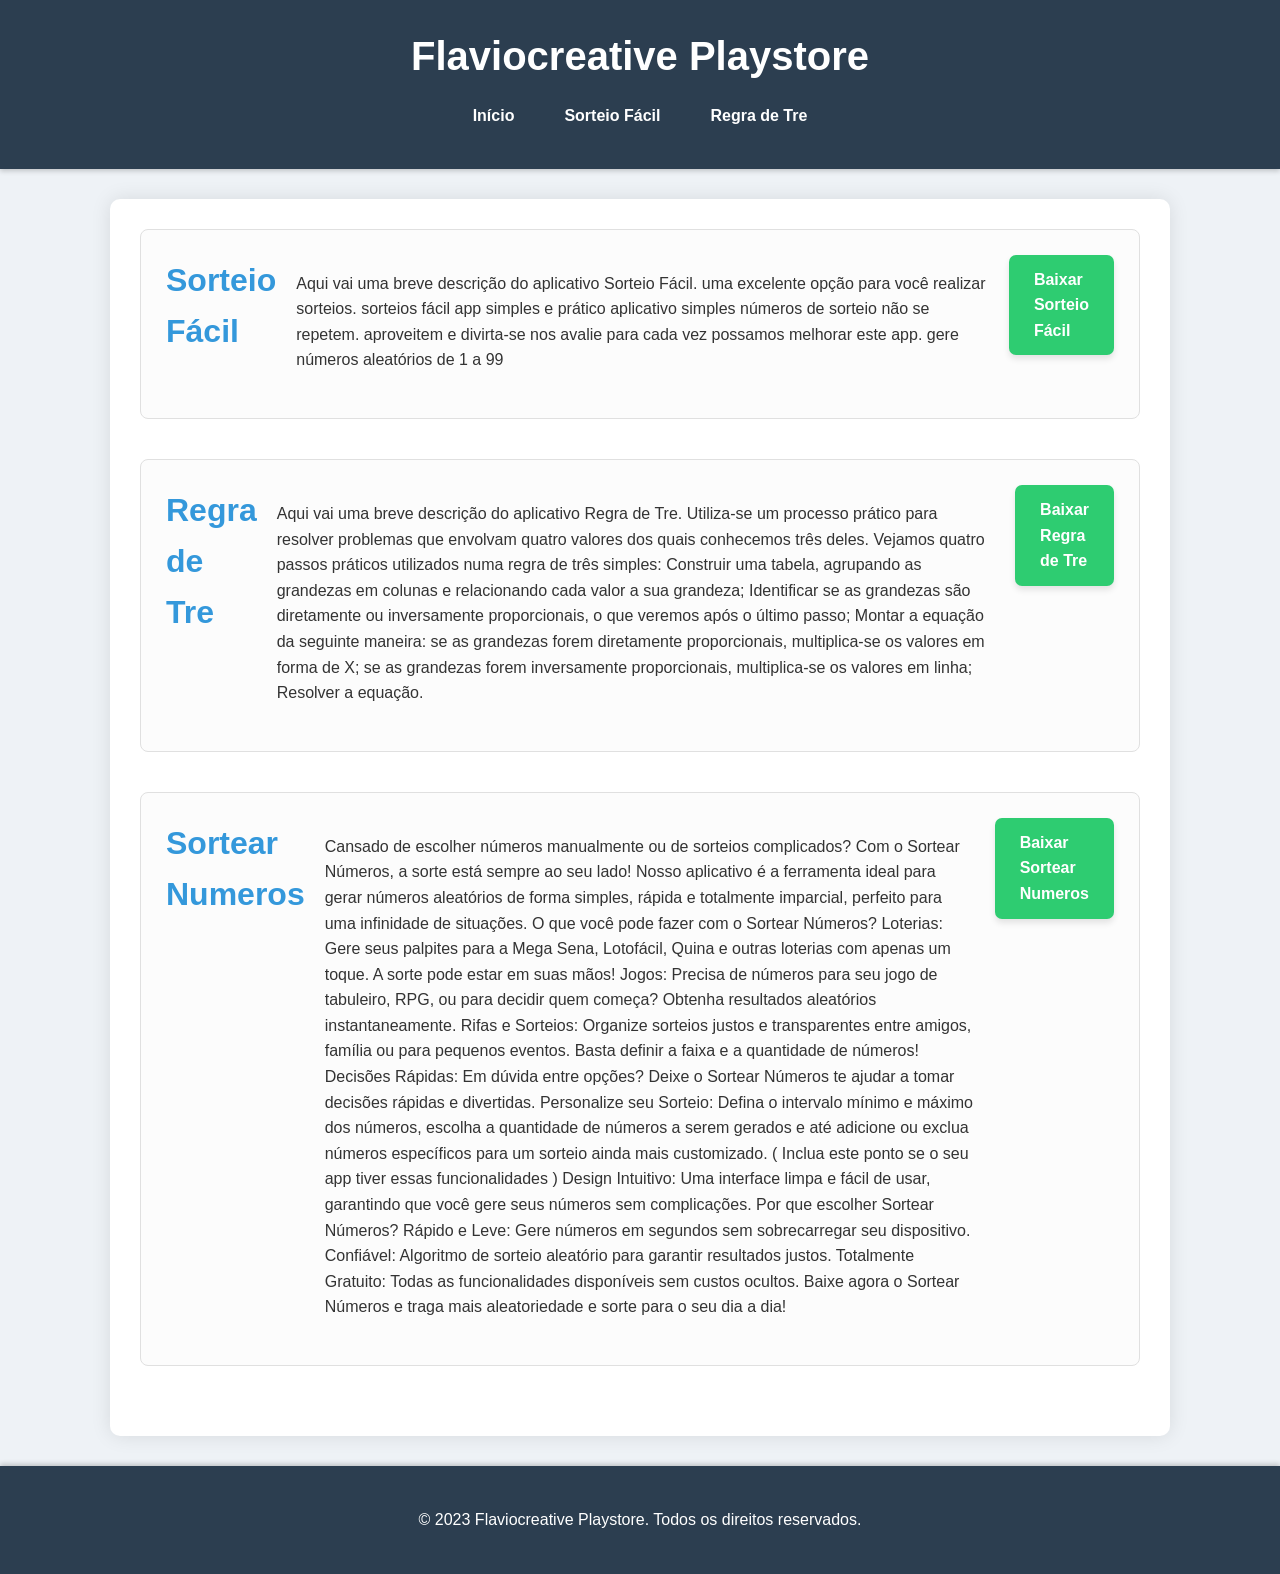
<file: index.html>
<!DOCTYPE html>
<html>
<head>
 <meta charset="UTF-8">
 <title>Flaviocreative Playstore</title>
 <meta name="description" content="Descubra aplicativos Android úteis da Flaviocreative, incluindo Sorteio Fácil para sorteios e Regra de Três para cálculos simplificados.">
 <style>
   /* Estilos CSS vão aqui */
    body {
        font-family: 'Segoe UI', Tahoma, Geneva, Verdana, sans-serif; /* Uma fonte mais moderna */
        line-height: 1.6; /* Espaçamento entre linhas para melhor leitura */
        margin: 0;
        padding: 0;
        background-color: #eef2f6; /* Um cinza claro suave para o fundo */
        color: #333; /* Cor do texto padrão */
    }

    header {
        background-color: #2c3e50; /* Azul escuro quase preto */
        color: #fff;
        padding: 1.5rem 0; /* Mais espaço no topo e base */
        text-align: center;
        box-shadow: 0 2px 5px rgba(0, 0, 0, 0.2); /* Sombra para dar profundidade */
    }

    header h1 {
        margin: 0;
        font-size: 2.5em; /* Tamanho maior para o título */
    }

    nav ul {
        padding: 0;
        list-style: none; /* Remove os pontos da lista */
        display: flex; /* Para alinhar os itens horizontalmente */
        justify-content: center; /* Centraliza os itens da navegação */
        margin-top: 15px;
    }

    nav ul li {
        margin: 0 25px; /* Mais espaço entre os links */
    }

    nav ul li a {
        color: #fff;
        text-decoration: none; /* Remove o sublinhado */
        font-weight: bold;
        padding: 5px 0;
        transition: color 0.3s ease; /* Transição suave na cor ao passar o mouse */
    }

    nav ul li a:hover {
        color: #8be0ff; /* Muda a cor do link ao passar o mouse */
    }

    main {
        padding: 30px;
        max-width: 1000px; /* Largura máxima para o conteúdo principal */
        margin: 30px auto; /* Centraliza o conteúdo com espaço acima e abaixo */
        background-color: #fff;
        border-radius: 10px; /* Cantos arredondados */
        box-shadow: 0 0 20px rgba(0, 0, 0, 0.1); /* Sombra mais destacada */
    }

    section {
        margin-bottom: 40px; /* Mais espaço entre as seções */
        padding: 25px;
        border: 1px solid #e0e0e0; /* Borda mais suave */
        border-radius: 8px; /* Cantos arredondados */
        background-color: #fcfcfc; /* Fundo levemente diferente para cada seção */
        display: flex; /* Para alinhar imagem e texto */
        align-items: flex-start; /* Alinha o conteúdo ao topo */
        gap: 20px; /* Espaço entre a imagem e o texto */
    }

    section h2 {
        color: #3498db; /* Um azul vibrante para os títulos dos apps */
        margin-top: 0;
        font-size: 2em;
    }

    section p {
        margin-bottom: 20px;
    }

    .app-icon { /* Estilo para os ícones dos apps */
        width: 100px;
        height: 100px;
        border-radius: 15px; /* Cantos arredondados para os ícones */
        box-shadow: 0 4px 8px rgba(0, 0, 0, 0.1); /* Sombra para o ícone */
        flex-shrink: 0; /* Não permite que a imagem encolha */
    }

    .download-button { /* Estilo para os botões de download */
        display: inline-block;
        background-color: #2ecc71; /* Verde esmeralda */
        color: #fff;
        padding: 12px 25px; /* Mais preenchimento para o botão */
        text-decoration: none;
        border-radius: 7px; /* Cantos arredondados */
        font-weight: bold;
        transition: background-color 0.3s ease, transform 0.2s ease; /* Transições suaves */
        box-shadow: 0 4px 6px rgba(0, 0, 0, 0.1);
    }

    .download-button:hover {
        background-color: #27ae60; /* Verde mais escuro ao passar o mouse */
        transform: translateY(-2px); /* Efeito de "levantar" o botão */
    }

    footer {
        text-align: center;
        padding: 25px;
        background-color: #2c3e50;
        color: #fff;
        margin-top: 30px;
        box-shadow: 0 -2px 5px rgba(0, 0, 0, 0.2);
    }

    /* Media Queries para Responsividade */
    @media (max-width: 768px) {
        section {
            flex-direction: column; /* Coloca a imagem acima do texto em telas menores */
            align-items: center; /* Centraliza os itens */
            text-align: center;
        }

        .app-icon {
            margin-bottom: 15px; /* Espaço abaixo do ícone */
        }

        nav ul {
            flex-direction: column; /* Links da navegação um abaixo do outro */
            align-items: center;
        }

        nav ul li {
            margin: 10px 0;
        }
    }
 </style>
</head>
<body>
 <header>
  <h1>Flaviocreative Playstore</h1>
  <nav>
   <ul>
    <li><a href="#">Início</a></li>
    <li><a href="https://play.google.com/store/apps/details?id=com.flaviocreative.soteio&hl=pt_BR&gl=US">Sorteio Fácil</a></li>
    <li><a href="https://play.google.com/store/apps/details?id=regradetres.flaviocreative.com.regradetres&hl=pt_BR&gl=US">Regra de Tre</a></li>
   </ul>
  </nav>
 </header>
 <main>
  <section>
   <h2>Sorteio Fácil</h2>
   <p>Aqui vai uma breve descrição do aplicativo Sorteio Fácil.
   
   uma excelente opção para você realizar sorteios.

sorteios fácil app simples e prático

aplicativo simples números de sorteio não se repetem.


aproveitem e divirta-se nos avalie para cada vez possamos melhorar este app.

gere números aleatórios de 1 a 99</p>
   <a href="https://play.google.com/store/apps/details?id=com.flaviocreative.soteio&hl=pt_BR&gl=US" class="download-button">Baixar Sorteio Fácil</a>
  </section>
  <section>
   <h2>Regra de Tre</h2>
   <p>Aqui vai uma breve descrição do aplicativo Regra de Tre.
   Utiliza-se um processo prático para resolver problemas que envolvam quatro valores dos quais conhecemos três deles.

Vejamos quatro passos práticos utilizados numa regra de três simples:
Construir uma tabela, agrupando as grandezas em colunas e relacionando cada valor a sua grandeza;

Identificar se as grandezas são diretamente ou inversamente proporcionais, o que veremos após o último passo;

Montar a equação da seguinte maneira: se as grandezas forem diretamente proporcionais, multiplica-se os valores
em forma de X; se as grandezas forem inversamente proporcionais, multiplica-se os valores em linha;

Resolver a equação.
   </p>
   <a href="https://play.google.com/store/apps/details?id=regradetres.flaviocreative.com.regradetres&hl=pt_BR&gl=US" class="download-button">Baixar Regra de Tre</a>
  </section>
  <section>
   <h2>Sortear Numeros</h2>
   <p>Cansado de escolher números manualmente ou de sorteios complicados? Com o Sortear Números, a sorte está sempre ao seu lado! Nosso aplicativo é a ferramenta ideal para gerar números aleatórios de forma simples, rápida e totalmente imparcial, perfeito para uma infinidade de situações.

O que você pode fazer com o Sortear Números?

Loterias: Gere seus palpites para a Mega Sena, Lotofácil, Quina e outras loterias com apenas um toque. A sorte pode estar em suas mãos!

Jogos: Precisa de números para seu jogo de tabuleiro, RPG, ou para decidir quem começa? Obtenha resultados aleatórios instantaneamente.

Rifas e Sorteios: Organize sorteios justos e transparentes entre amigos, família ou para pequenos eventos. Basta definir a faixa e a quantidade de números!

Decisões Rápidas: Em dúvida entre opções? Deixe o Sortear Números te ajudar a tomar decisões rápidas e divertidas.

Personalize seu Sorteio: Defina o intervalo mínimo e máximo dos números, escolha a quantidade de números a serem gerados e até adicione ou exclua números específicos para um sorteio ainda mais customizado. ( Inclua este ponto se o seu app tiver essas funcionalidades )

Design Intuitivo: Uma interface limpa e fácil de usar, garantindo que você gere seus números sem complicações.

Por que escolher Sortear Números?

Rápido e Leve: Gere números em segundos sem sobrecarregar seu dispositivo.

Confiável: Algoritmo de sorteio aleatório para garantir resultados justos.

Totalmente Gratuito: Todas as funcionalidades disponíveis sem custos ocultos.

Baixe agora o Sortear Números e traga mais aleatoriedade e sorte para o seu dia a dia!
   </p>
   <a href="https://play.google.com/store/apps/details?id=com.flaviocreative.sortearnumeros" class="download-button">Baixar Sortear Numeros</a>
   
  </section>
 </main>
 <footer>
  <p>&copy; 2023 Flaviocreative Playstore. Todos os direitos reservados.</p>
 </footer>
</body>
</html>
</file>
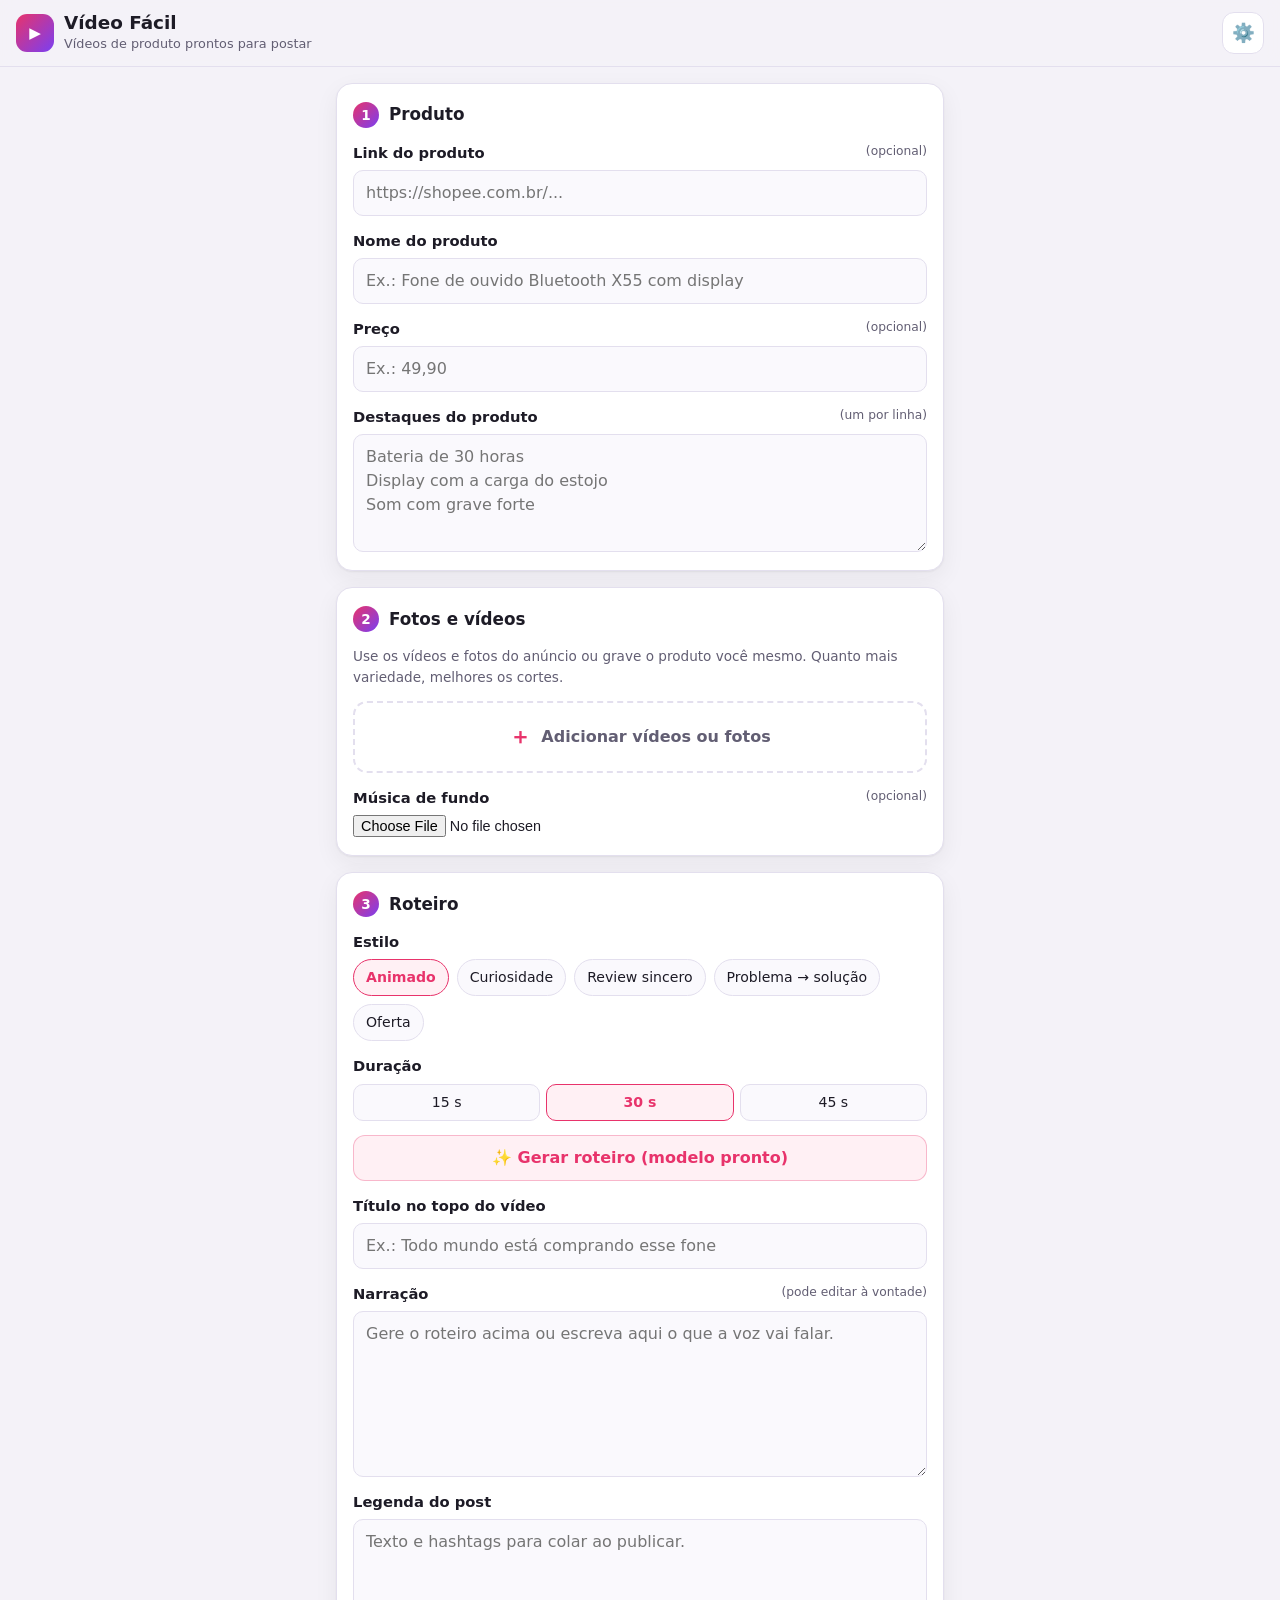
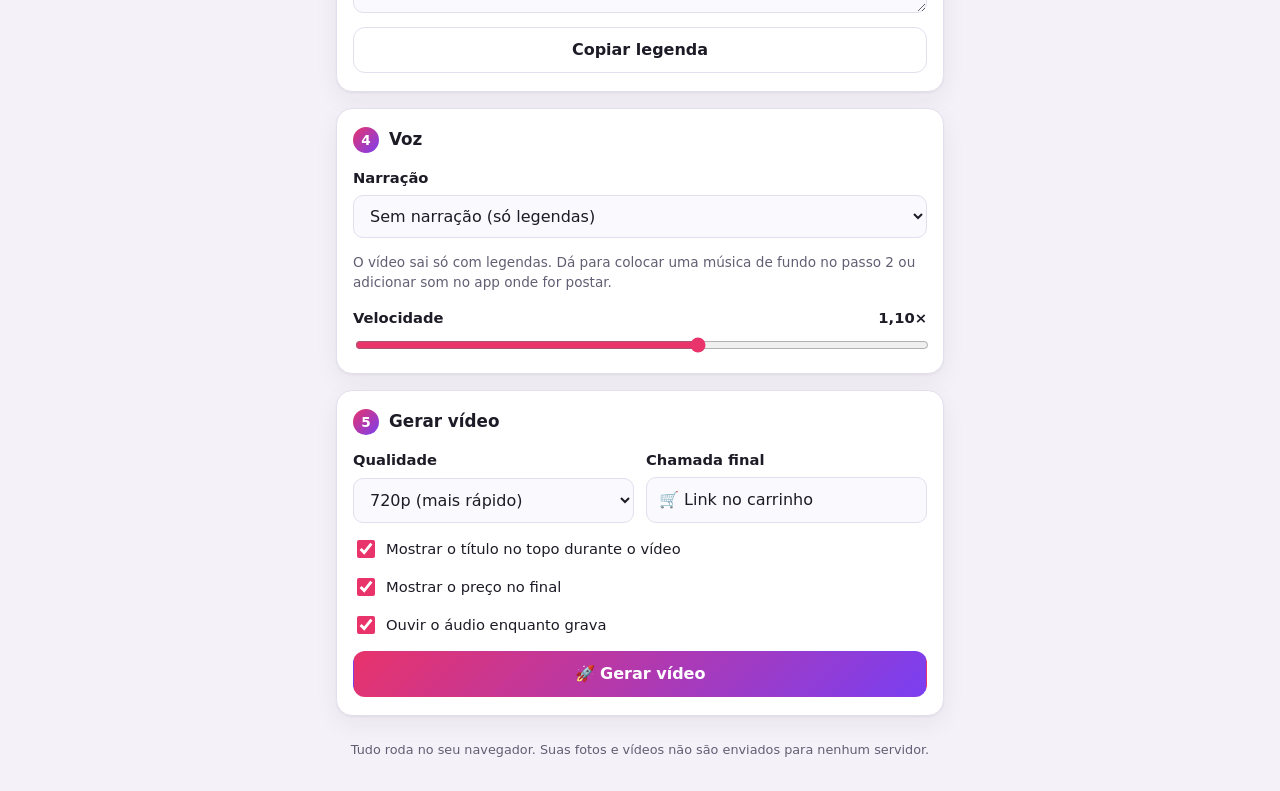
<file: video-facil/index.html>
<!DOCTYPE html>
<html lang="pt-BR">
<head>
  <meta charset="UTF-8">
  <meta name="viewport" content="width=device-width, initial-scale=1">
  <title>Vídeo Fácil</title>
  <meta name="description" content="Crie vídeos curtos de produto para afiliados: roteiro com IA, narração, cortes e legendas, tudo no navegador.">
  <link rel="preconnect" href="https://fonts.googleapis.com">
  <link rel="preconnect" href="https://fonts.gstatic.com" crossorigin>
  <link href="https://fonts.googleapis.com/css2?family=Montserrat:wght@700;800;900&display=swap" rel="stylesheet">
  <link rel="stylesheet" href="style.css">
</head>
<body>
  <header class="topo">
    <div class="marca">
      <span class="logo" aria-hidden="true">▶</span>
      <div>
        <h1>Vídeo Fácil</h1>
        <p>Vídeos de produto prontos para postar</p>
      </div>
    </div>
    <button id="btnConfig" class="btn-icone" type="button" aria-label="Configurações e chaves de API" title="Configurações">⚙️</button>
  </header>

  <main>
    <!-- 1. Produto -->
    <section class="card" id="cardProduto">
      <h2><span class="num">1</span> Produto</h2>
      <label class="campo">
        <span>Link do produto <small>(opcional)</small></span>
        <input id="link" type="url" inputmode="url" placeholder="https://shopee.com.br/...">
      </label>
      <label class="campo">
        <span>Nome do produto</span>
        <input id="nome" type="text" placeholder="Ex.: Fone de ouvido Bluetooth X55 com display">
      </label>
      <label class="campo">
        <span>Preço <small>(opcional)</small></span>
        <input id="preco" type="text" inputmode="decimal" placeholder="Ex.: 49,90">
      </label>
      <label class="campo">
        <span>Destaques do produto <small>(um por linha)</small></span>
        <textarea id="destaques" rows="4" placeholder="Bateria de 30 horas&#10;Display com a carga do estojo&#10;Som com grave forte"></textarea>
      </label>
    </section>

    <!-- 2. Mídia -->
    <section class="card" id="cardMidia">
      <h2><span class="num">2</span> Fotos e vídeos</h2>
      <p class="dica">Use os vídeos e fotos do anúncio ou grave o produto você mesmo. Quanto mais variedade, melhores os cortes.</p>
      <label class="upload" id="dropMidia">
        <input id="arquivosMidia" type="file" accept="video/*,image/*" multiple>
        <span class="upload-icone" aria-hidden="true">＋</span>
        <span>Adicionar vídeos ou fotos</span>
      </label>
      <ul class="miniaturas" id="miniaturas"></ul>
      <label class="campo">
        <span>Música de fundo <small>(opcional)</small></span>
        <input id="arquivoMusica" type="file" accept="audio/*">
      </label>
      <p class="info" id="infoMusica" hidden></p>
      <p class="erro" id="erroMidia" role="alert" hidden></p>
    </section>

    <!-- 3. Roteiro -->
    <section class="card" id="cardRoteiro">
      <h2><span class="num">3</span> Roteiro</h2>
      <div class="campo">
        <span>Estilo</span>
        <div class="chips" id="estilos" role="radiogroup" aria-label="Estilo do roteiro">
          <button type="button" class="chip ativo" data-valor="animado" role="radio" aria-checked="true">Animado</button>
          <button type="button" class="chip" data-valor="curiosidade" role="radio" aria-checked="false">Curiosidade</button>
          <button type="button" class="chip" data-valor="review" role="radio" aria-checked="false">Review sincero</button>
          <button type="button" class="chip" data-valor="problema" role="radio" aria-checked="false">Problema → solução</button>
          <button type="button" class="chip" data-valor="oferta" role="radio" aria-checked="false">Oferta</button>
        </div>
      </div>
      <div class="campo">
        <span>Duração</span>
        <div class="segmentos" id="duracoes" role="radiogroup" aria-label="Duração do vídeo">
          <button type="button" class="seg" data-valor="15" role="radio" aria-checked="false">15 s</button>
          <button type="button" class="seg ativo" data-valor="30" role="radio" aria-checked="true">30 s</button>
          <button type="button" class="seg" data-valor="45" role="radio" aria-checked="false">45 s</button>
        </div>
      </div>
      <button id="btnRoteiro" class="btn btn-sec" type="button">✨ Gerar roteiro</button>
      <p class="info" id="infoRoteiro"></p>
      <p class="erro" id="erroRoteiro" role="alert" hidden></p>
      <label class="campo">
        <span>Título no topo do vídeo</span>
        <input id="gancho" type="text" maxlength="80" placeholder="Ex.: Todo mundo está comprando esse fone">
      </label>
      <label class="campo">
        <span>Narração <small>(pode editar à vontade)</small></span>
        <textarea id="narracao" rows="6" placeholder="Gere o roteiro acima ou escreva aqui o que a voz vai falar."></textarea>
      </label>
      <label class="campo">
        <span>Legenda do post</span>
        <textarea id="legendaPost" rows="3" placeholder="Texto e hashtags para colar ao publicar."></textarea>
      </label>
      <button id="btnCopiarLegenda" class="btn btn-ghost" type="button">Copiar legenda</button>
    </section>

    <!-- 4. Voz -->
    <section class="card" id="cardVoz">
      <h2><span class="num">4</span> Voz</h2>
      <label class="campo">
        <span>Narração</span>
        <select id="provedor">
          <option value="nenhum">Sem narração (só legendas)</option>
          <option value="elevenlabs">ElevenLabs</option>
          <option value="openai">OpenAI</option>
          <option value="arquivo">Minha gravação (enviar áudio)</option>
        </select>
      </label>
      <p class="info" id="infoProvedor"></p>
      <label class="campo" id="campoAudioProprio" hidden>
        <span>Áudio da narração</span>
        <input id="arquivoNarracao" type="file" accept="audio/*">
      </label>
      <div id="opcoesVoz">
        <label class="campo">
          <span>Voz</span>
          <select id="voz"></select>
        </label>
        <div class="campo">
          <span>Jeito de falar</span>
          <div class="segmentos" id="tons" role="radiogroup" aria-label="Jeito de falar">
            <button type="button" class="seg ativo" data-valor="animada" role="radio" aria-checked="true">Animada</button>
            <button type="button" class="seg" data-valor="natural" role="radio" aria-checked="false">Natural</button>
            <button type="button" class="seg" data-valor="grave" role="radio" aria-checked="false">Grave</button>
          </div>
        </div>
        <label class="campo" id="campoVelocidade">
          <span>Velocidade <output id="velocidadeValor">1,10×</output></span>
          <input id="velocidade" type="range" min="0.8" max="1.3" step="0.05" value="1.1">
        </label>
        <button id="btnPrevia" class="btn btn-ghost" type="button">▶ Ouvir a narração</button>
      </div>
      <p class="erro" id="erroVoz" role="alert" hidden></p>
    </section>

    <!-- 5. Gerar -->
    <section class="card" id="cardGerar">
      <h2><span class="num">5</span> Gerar vídeo</h2>
      <div class="linha">
        <label class="campo">
          <span>Qualidade</span>
          <select id="qualidade">
            <option value="720">720p (mais rápido)</option>
            <option value="1080">1080p</option>
          </select>
        </label>
        <label class="campo">
          <span>Chamada final</span>
          <input id="cta" type="text" maxlength="40" value="🛒 Link no carrinho">
        </label>
      </div>
      <label class="check"><input id="mostrarGancho" type="checkbox" checked> Mostrar o título no topo durante o vídeo</label>
      <label class="check"><input id="mostrarPreco" type="checkbox" checked> Mostrar o preço no final</label>
      <label class="check"><input id="ouvirGravando" type="checkbox" checked> Ouvir o áudio enquanto grava</label>

      <button id="btnGerar" class="btn btn-pri" type="button">🚀 Gerar vídeo</button>

      <div id="painelProgresso" hidden>
        <ol class="etapas" id="etapas">
          <li data-etapa="roteiro">Roteiro que vende</li>
          <li data-etapa="voz">Voz profissional</li>
          <li data-etapa="montagem">Montando seu vídeo</li>
          <li data-etapa="cortes">Cortes que prendem</li>
          <li data-etapa="final">Finalizando</li>
          <li data-etapa="pronto">Pronto pra postar</li>
        </ol>
        <div class="barra" aria-hidden="true"><div id="barraProgresso"></div></div>
        <p class="aviso" id="avisoGravando" hidden>Gravando o vídeo final… mantenha esta aba aberta e a tela ligada.</p>
      </div>

      <div class="palco" id="palco" hidden>
        <canvas id="canvas" width="720" height="1280"></canvas>
      </div>

      <div id="resultado" hidden>
        <h3>Seu vídeo está pronto!</h3>
        <video id="videoFinal" controls playsinline></video>
        <p class="info" id="infoArquivo"></p>
        <div class="acoes">
          <a id="btnBaixar" class="btn btn-pri" download>⬇ Baixar vídeo</a>
          <button id="btnOutraVersao" class="btn btn-sec" type="button">🔀 Gerar outra versão</button>
        </div>
        <p class="dica">“Outra versão” reaproveita a mesma narração e muda a ordem e os trechos dos cortes, sem gastar de novo com a voz.</p>
      </div>

      <p class="erro" id="erro" role="alert" hidden></p>
    </section>
  </main>

  <footer class="rodape">
    <p>Tudo roda no seu navegador. Suas fotos e vídeos não são enviados para nenhum servidor.</p>
  </footer>

  <dialog id="dlgConfig">
    <form method="dialog" id="formConfig">
      <h2>Configurações</h2>
      <p class="dica">As chaves ficam salvas só neste navegador e são enviadas apenas para a API de cada serviço. Sem chave, o app usa roteiros prontos e gera vídeo só com legendas.</p>

      <fieldset>
        <legend>Roteiro com IA: Claude (Anthropic)</legend>
        <label class="campo"><span>Chave da API</span><input id="cfgAnthropicKey" type="password" autocomplete="off" placeholder="sk-ant-..."></label>
        <label class="campo"><span>Modelo</span>
          <select id="cfgAnthropicModel">
            <option value="claude-opus-5-5">Claude Opus 5.5 (melhor qualidade)</option>
            <option value="claude-sonnet-5-5">Claude Sonnet 5.5</option>
            <option value="claude-haiku-5-5">Claude Haiku 5.5 (mais barato)</option>
          </select>
        </label>
      </fieldset>

      <fieldset>
        <legend>Voz: ElevenLabs</legend>
        <label class="campo"><span>Chave da API</span><input id="cfgElevenKey" type="password" autocomplete="off" placeholder="sk_..."></label>
        <label class="campo"><span>Modelo de voz</span>
          <select id="cfgElevenModel">
            <option value="eleven_multilingual_v2">Multilingual v2 (mais natural)</option>
            <option value="eleven_flash_v2_5">Flash v2.5 (mais barato)</option>
            <option value="eleven_turbo_v2_5">Turbo v2.5</option>
          </select>
        </label>
      </fieldset>

      <fieldset>
        <legend>Voz: OpenAI</legend>
        <label class="campo"><span>Chave da API</span><input id="cfgOpenaiKey" type="password" autocomplete="off" placeholder="sk-..."></label>
        <label class="campo"><span>Modelo de voz</span>
          <select id="cfgOpenaiModel">
            <option value="gpt-4o-mini-tts">gpt-4o-mini-tts (segue o jeito de falar)</option>
            <option value="tts-1-hd">tts-1-hd</option>
            <option value="tts-1">tts-1 (mais barato)</option>
          </select>
        </label>
      </fieldset>

      <div class="acoes">
        <button type="button" class="btn btn-ghost" id="btnApagarChaves">Apagar chaves</button>
        <button type="submit" class="btn btn-pri" value="salvar">Salvar</button>
      </div>
    </form>
  </dialog>

  <div id="bastidores" aria-hidden="true"></div>
  <script type="module" src="js/app.js"></script>
</body>
</html>
</file>
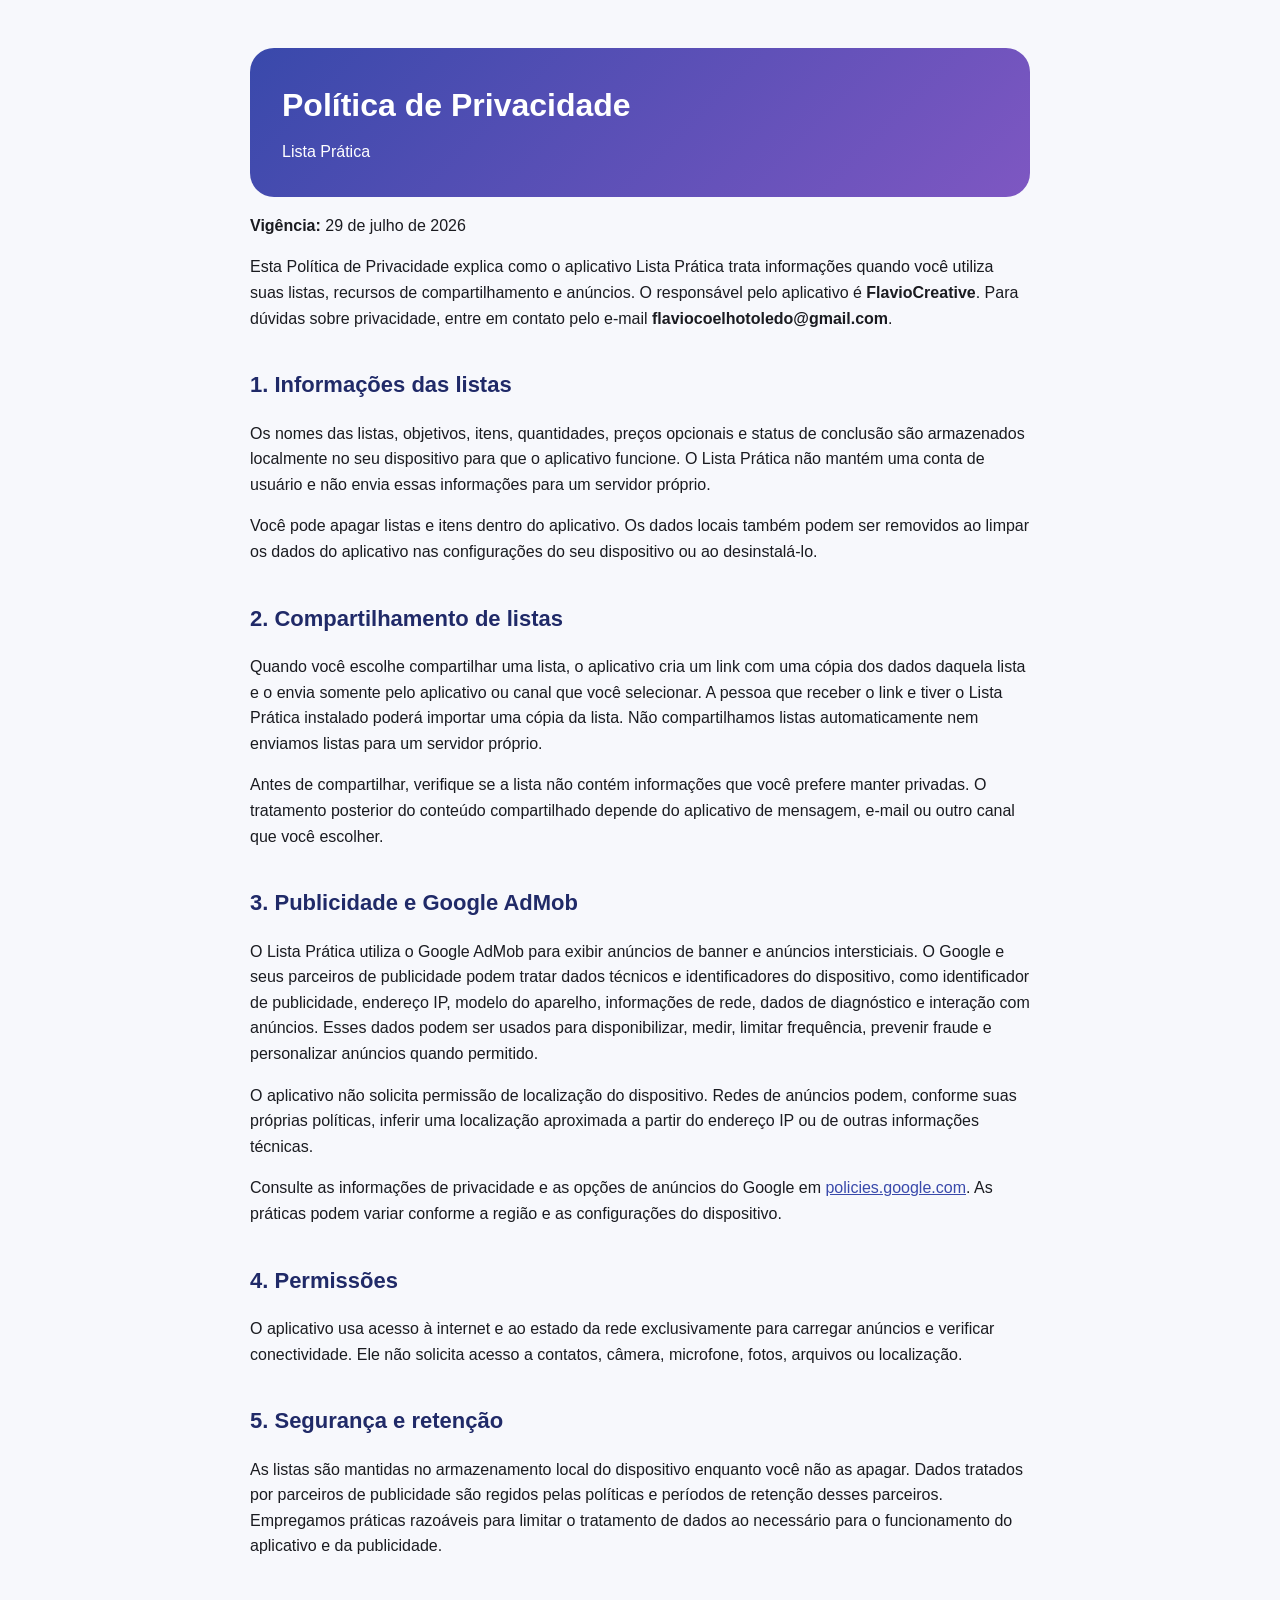
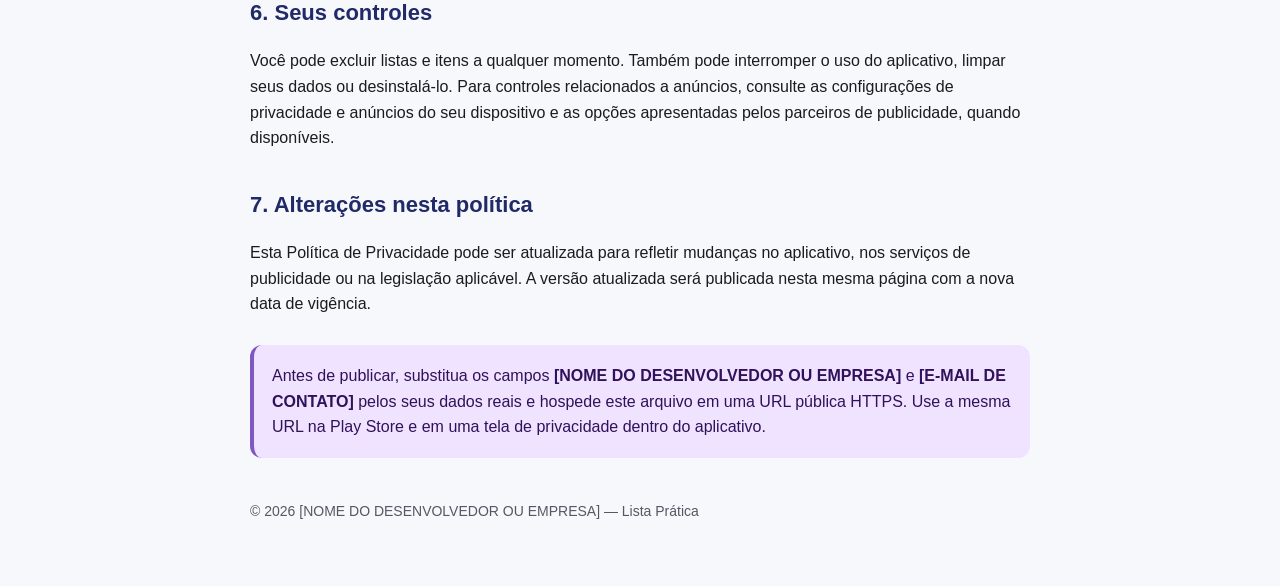
<file: politica-de-privacidade-listapratica.html>
<!doctype html>
<html lang="pt-BR">
<head>
  <meta charset="utf-8">
  <meta name="viewport" content="width=device-width, initial-scale=1">
  <title>Política de Privacidade — Lista Prática</title>
  <style>
    :root { color-scheme: light; }
    body { margin: 0; background: #f7f8fc; color: #1a1b20; font-family: Arial, Helvetica, sans-serif; line-height: 1.6; }
    main { max-width: 780px; margin: 0 auto; padding: 48px 24px 64px; }
    header { padding: 32px; border-radius: 24px; color: #fff; background: linear-gradient(135deg, #3949ab, #7e57c2); }
    h1 { margin: 0 0 8px; font-size: 32px; }
    h2 { margin-top: 36px; font-size: 22px; color: #202a68; }
    p, li { font-size: 16px; }
    .notice { margin-top: 28px; padding: 18px; border-left: 4px solid #7e57c2; border-radius: 12px; background: #f0e3ff; color: #31115a; }
    a { color: #3949ab; }
    footer { margin-top: 42px; color: #565764; font-size: 14px; }
  </style>
</head>
<body>
  <main>
    <header>
      <h1>Política de Privacidade</h1>
      <div>Lista Prática</div>
    </header>

    <p><strong>Vigência:</strong> 29 de julho de 2026</p>

    <p>
      Esta Política de Privacidade explica como o aplicativo Lista Prática trata informações quando você utiliza suas listas, recursos de compartilhamento e anúncios. O responsável pelo aplicativo é <strong>FlavioCreative</strong>. Para dúvidas sobre privacidade, entre em contato pelo e-mail <strong>flaviocoelhotoledo@gmail.com</strong>.
    </p>

    <h2>1. Informações das listas</h2>
    <p>
      Os nomes das listas, objetivos, itens, quantidades, preços opcionais e status de conclusão são armazenados localmente no seu dispositivo para que o aplicativo funcione. O Lista Prática não mantém uma conta de usuário e não envia essas informações para um servidor próprio.
    </p>
    <p>
      Você pode apagar listas e itens dentro do aplicativo. Os dados locais também podem ser removidos ao limpar os dados do aplicativo nas configurações do seu dispositivo ou ao desinstalá-lo.
    </p>

    <h2>2. Compartilhamento de listas</h2>
    <p>
      Quando você escolhe compartilhar uma lista, o aplicativo cria um link com uma cópia dos dados daquela lista e o envia somente pelo aplicativo ou canal que você selecionar. A pessoa que receber o link e tiver o Lista Prática instalado poderá importar uma cópia da lista. Não compartilhamos listas automaticamente nem enviamos listas para um servidor próprio.
    </p>
    <p>
      Antes de compartilhar, verifique se a lista não contém informações que você prefere manter privadas. O tratamento posterior do conteúdo compartilhado depende do aplicativo de mensagem, e-mail ou outro canal que você escolher.
    </p>

    <h2>3. Publicidade e Google AdMob</h2>
    <p>
      O Lista Prática utiliza o Google AdMob para exibir anúncios de banner e anúncios intersticiais. O Google e seus parceiros de publicidade podem tratar dados técnicos e identificadores do dispositivo, como identificador de publicidade, endereço IP, modelo do aparelho, informações de rede, dados de diagnóstico e interação com anúncios. Esses dados podem ser usados para disponibilizar, medir, limitar frequência, prevenir fraude e personalizar anúncios quando permitido.
    </p>
    <p>
      O aplicativo não solicita permissão de localização do dispositivo. Redes de anúncios podem, conforme suas próprias políticas, inferir uma localização aproximada a partir do endereço IP ou de outras informações técnicas.
    </p>
    <p>
      Consulte as informações de privacidade e as opções de anúncios do Google em <a href="https://policies.google.com/technologies/ads">policies.google.com</a>. As práticas podem variar conforme a região e as configurações do dispositivo.
    </p>

    <h2>4. Permissões</h2>
    <p>
      O aplicativo usa acesso à internet e ao estado da rede exclusivamente para carregar anúncios e verificar conectividade. Ele não solicita acesso a contatos, câmera, microfone, fotos, arquivos ou localização.
    </p>

    <h2>5. Segurança e retenção</h2>
    <p>
      As listas são mantidas no armazenamento local do dispositivo enquanto você não as apagar. Dados tratados por parceiros de publicidade são regidos pelas políticas e períodos de retenção desses parceiros. Empregamos práticas razoáveis para limitar o tratamento de dados ao necessário para o funcionamento do aplicativo e da publicidade.
    </p>

    <h2>6. Seus controles</h2>
    <p>
      Você pode excluir listas e itens a qualquer momento. Também pode interromper o uso do aplicativo, limpar seus dados ou desinstalá-lo. Para controles relacionados a anúncios, consulte as configurações de privacidade e anúncios do seu dispositivo e as opções apresentadas pelos parceiros de publicidade, quando disponíveis.
    </p>

    <h2>7. Alterações nesta política</h2>
    <p>
      Esta Política de Privacidade pode ser atualizada para refletir mudanças no aplicativo, nos serviços de publicidade ou na legislação aplicável. A versão atualizada será publicada nesta mesma página com a nova data de vigência.
    </p>

    <div class="notice">
      Antes de publicar, substitua os campos <strong>[NOME DO DESENVOLVEDOR OU EMPRESA]</strong> e <strong>[E-MAIL DE CONTATO]</strong> pelos seus dados reais e hospede este arquivo em uma URL pública HTTPS. Use a mesma URL na Play Store e em uma tela de privacidade dentro do aplicativo.
    </div>

    <footer>© 2026 [NOME DO DESENVOLVEDOR OU EMPRESA] — Lista Prática</footer>
  </main>
</body>
</html>
</file>
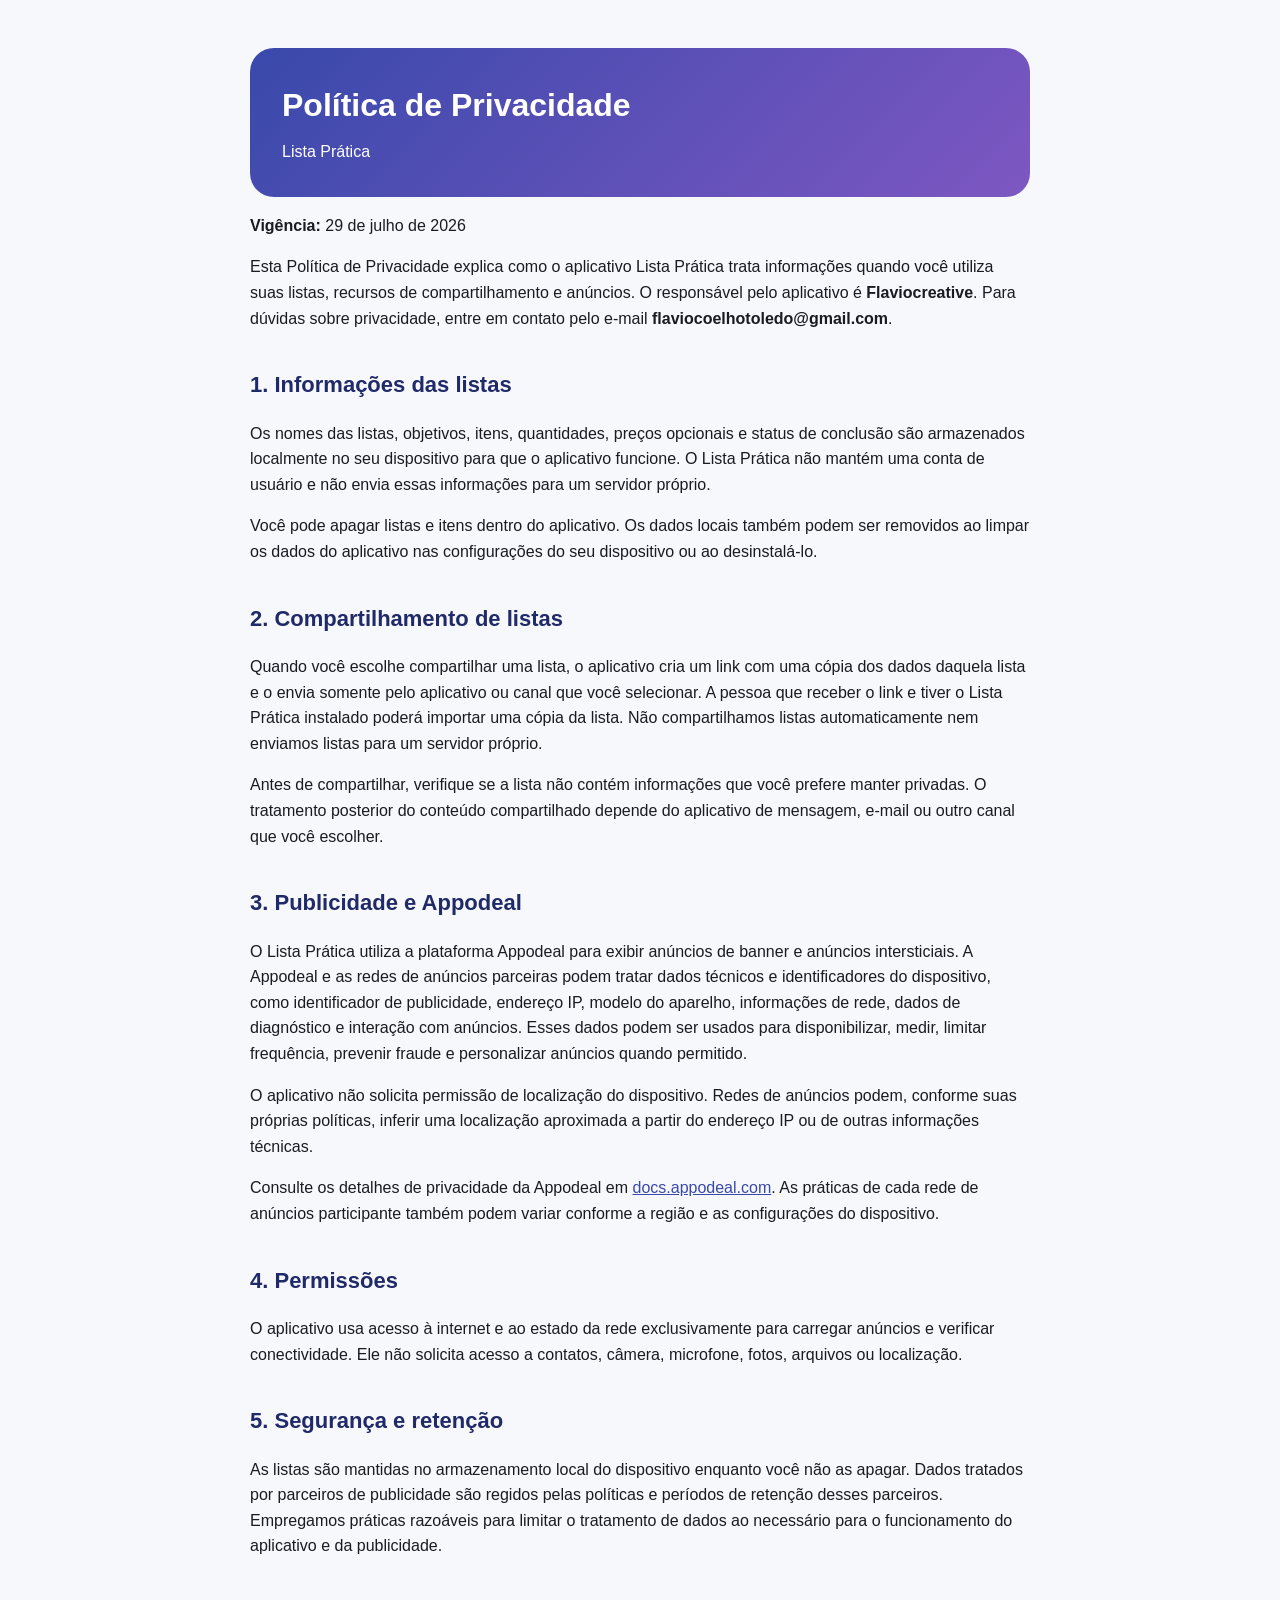
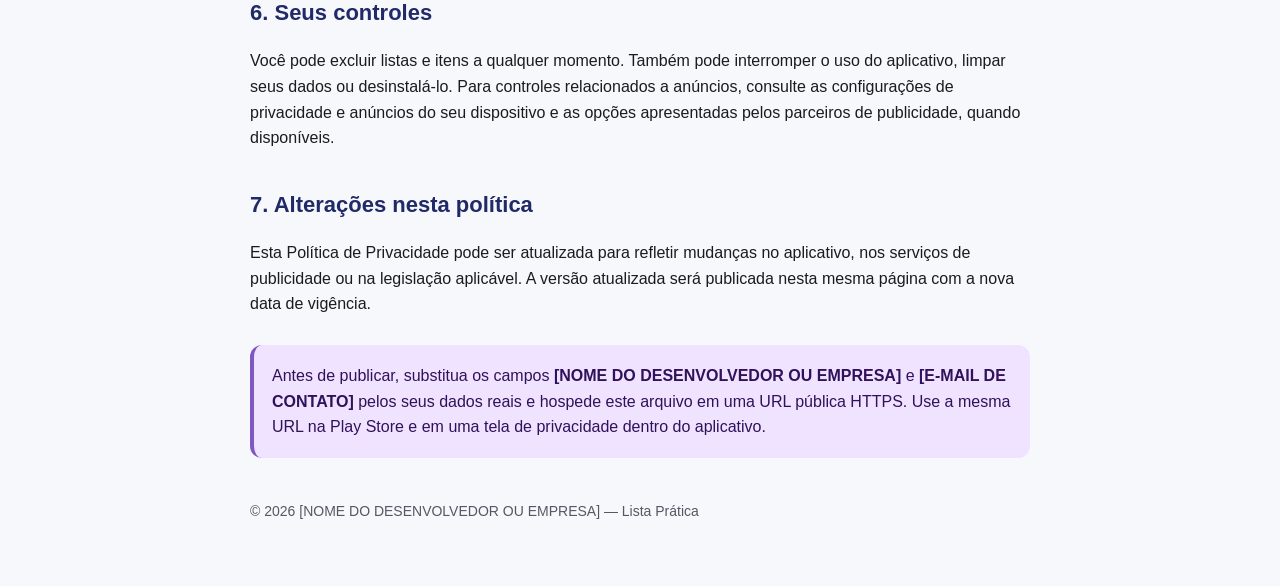
<file: politica-de-privacidade.html>
<!doctype html>
<html lang="pt-BR">
<head>
  <meta charset="utf-8">
  <meta name="viewport" content="width=device-width, initial-scale=1">
  <title>Política de Privacidade — Lista Prática</title>
  <style>
    :root { color-scheme: light; }
    body { margin: 0; background: #f7f8fc; color: #1a1b20; font-family: Arial, Helvetica, sans-serif; line-height: 1.6; }
    main { max-width: 780px; margin: 0 auto; padding: 48px 24px 64px; }
    header { padding: 32px; border-radius: 24px; color: #fff; background: linear-gradient(135deg, #3949ab, #7e57c2); }
    h1 { margin: 0 0 8px; font-size: 32px; }
    h2 { margin-top: 36px; font-size: 22px; color: #202a68; }
    p, li { font-size: 16px; }
    .notice { margin-top: 28px; padding: 18px; border-left: 4px solid #7e57c2; border-radius: 12px; background: #f0e3ff; color: #31115a; }
    a { color: #3949ab; }
    footer { margin-top: 42px; color: #565764; font-size: 14px; }
  </style>
</head>
<body>
  <main>
    <header>
      <h1>Política de Privacidade</h1>
      <div>Lista Prática</div>
    </header>

    <p><strong>Vigência:</strong> 29 de julho de 2026</p>

    <p>
      Esta Política de Privacidade explica como o aplicativo Lista Prática trata informações quando você utiliza suas listas, recursos de compartilhamento e anúncios. O responsável pelo aplicativo é <strong>Flaviocreative</strong>. Para dúvidas sobre privacidade, entre em contato pelo e-mail <strong>flaviocoelhotoledo@gmail.com</strong>.
    </p>

    <h2>1. Informações das listas</h2>
    <p>
      Os nomes das listas, objetivos, itens, quantidades, preços opcionais e status de conclusão são armazenados localmente no seu dispositivo para que o aplicativo funcione. O Lista Prática não mantém uma conta de usuário e não envia essas informações para um servidor próprio.
    </p>
    <p>
      Você pode apagar listas e itens dentro do aplicativo. Os dados locais também podem ser removidos ao limpar os dados do aplicativo nas configurações do seu dispositivo ou ao desinstalá-lo.
    </p>

    <h2>2. Compartilhamento de listas</h2>
    <p>
      Quando você escolhe compartilhar uma lista, o aplicativo cria um link com uma cópia dos dados daquela lista e o envia somente pelo aplicativo ou canal que você selecionar. A pessoa que receber o link e tiver o Lista Prática instalado poderá importar uma cópia da lista. Não compartilhamos listas automaticamente nem enviamos listas para um servidor próprio.
    </p>
    <p>
      Antes de compartilhar, verifique se a lista não contém informações que você prefere manter privadas. O tratamento posterior do conteúdo compartilhado depende do aplicativo de mensagem, e-mail ou outro canal que você escolher.
    </p>

    <h2>3. Publicidade e Appodeal</h2>
    <p>
      O Lista Prática utiliza a plataforma Appodeal para exibir anúncios de banner e anúncios intersticiais. A Appodeal e as redes de anúncios parceiras podem tratar dados técnicos e identificadores do dispositivo, como identificador de publicidade, endereço IP, modelo do aparelho, informações de rede, dados de diagnóstico e interação com anúncios. Esses dados podem ser usados para disponibilizar, medir, limitar frequência, prevenir fraude e personalizar anúncios quando permitido.
    </p>
    <p>
      O aplicativo não solicita permissão de localização do dispositivo. Redes de anúncios podem, conforme suas próprias políticas, inferir uma localização aproximada a partir do endereço IP ou de outras informações técnicas.
    </p>
    <p>
      Consulte os detalhes de privacidade da Appodeal em <a href="https://docs.appodeal.com/android/data-protection/app-privacy-details">docs.appodeal.com</a>. As práticas de cada rede de anúncios participante também podem variar conforme a região e as configurações do dispositivo.
    </p>

    <h2>4. Permissões</h2>
    <p>
      O aplicativo usa acesso à internet e ao estado da rede exclusivamente para carregar anúncios e verificar conectividade. Ele não solicita acesso a contatos, câmera, microfone, fotos, arquivos ou localização.
    </p>

    <h2>5. Segurança e retenção</h2>
    <p>
      As listas são mantidas no armazenamento local do dispositivo enquanto você não as apagar. Dados tratados por parceiros de publicidade são regidos pelas políticas e períodos de retenção desses parceiros. Empregamos práticas razoáveis para limitar o tratamento de dados ao necessário para o funcionamento do aplicativo e da publicidade.
    </p>

    <h2>6. Seus controles</h2>
    <p>
      Você pode excluir listas e itens a qualquer momento. Também pode interromper o uso do aplicativo, limpar seus dados ou desinstalá-lo. Para controles relacionados a anúncios, consulte as configurações de privacidade e anúncios do seu dispositivo e as opções apresentadas pelos parceiros de publicidade, quando disponíveis.
    </p>

    <h2>7. Alterações nesta política</h2>
    <p>
      Esta Política de Privacidade pode ser atualizada para refletir mudanças no aplicativo, nos serviços de publicidade ou na legislação aplicável. A versão atualizada será publicada nesta mesma página com a nova data de vigência.
    </p>

    <div class="notice">
      Antes de publicar, substitua os campos <strong>[NOME DO DESENVOLVEDOR OU EMPRESA]</strong> e <strong>[E-MAIL DE CONTATO]</strong> pelos seus dados reais e hospede este arquivo em uma URL pública HTTPS. Use a mesma URL na Play Store e em uma tela de privacidade dentro do aplicativo.
    </div>

    <footer>© 2026 [NOME DO DESENVOLVEDOR OU EMPRESA] — Lista Prática</footer>
  </main>
</body>
</html>
</file>
<file: video-facil/style.css>
:root {
  --bg: #f4f2f8;
  --card: #ffffff;
  --texto: #1d1b26;
  --texto-suave: #625e73;
  --borda: #e3dfee;
  --campo: #faf9fd;
  --pri: #e8336b;
  --pri-2: #7a3ff2;
  --pri-texto: #ffffff;
  --ok: #18a058;
  --ok-fundo: #e8f7ef;
  --ativo-fundo: #fff0f4;
  --erro: #c62839;
  --erro-fundo: #fdecee;
  --sombra: 0 1px 2px rgba(29, 27, 38, 0.06), 0 8px 24px rgba(29, 27, 38, 0.06);
  --raio: 16px;
  color-scheme: light;
}

@media (prefers-color-scheme: dark) {
  :root:not([data-theme="light"]) {
    --bg: #121119;
    --card: #1c1a26;
    --texto: #eeecf5;
    --texto-suave: #a7a2bb;
    --borda: #2f2c3d;
    --campo: #232030;
    --pri: #ff4f84;
    --pri-2: #9b6bff;
    --ok: #4ad08a;
    --ok-fundo: #173126;
    --ativo-fundo: #33192a;
    --erro: #ff7183;
    --erro-fundo: #3a1820;
    --sombra: 0 1px 2px rgba(0, 0, 0, 0.4);
    color-scheme: dark;
  }
}

:root[data-theme="dark"] {
  --bg: #121119;
  --card: #1c1a26;
  --texto: #eeecf5;
  --texto-suave: #a7a2bb;
  --borda: #2f2c3d;
  --campo: #232030;
  --pri: #ff4f84;
  --pri-2: #9b6bff;
  --ok: #4ad08a;
  --ok-fundo: #173126;
  --ativo-fundo: #33192a;
  --erro: #ff7183;
  --erro-fundo: #3a1820;
  --sombra: 0 1px 2px rgba(0, 0, 0, 0.4);
  color-scheme: dark;
}

* { box-sizing: border-box; }

body {
  margin: 0;
  background: var(--bg);
  color: var(--texto);
  font: 16px/1.5 system-ui, -apple-system, "Segoe UI", Roboto, sans-serif;
  -webkit-text-size-adjust: 100%;
}

.topo {
  position: sticky;
  top: env(safe-area-inset-top, 0px);
  z-index: 5;
  display: flex;
  align-items: center;
  justify-content: space-between;
  gap: 12px;
  padding: 12px 16px;
  background: color-mix(in srgb, var(--bg) 88%, transparent);
  backdrop-filter: blur(10px);
  -webkit-backdrop-filter: blur(10px);
  border-bottom: 1px solid var(--borda);
}

.marca { display: flex; align-items: center; gap: 10px; }
.marca h1 { margin: 0; font-size: 1.15rem; line-height: 1.2; }
.marca p { margin: 0; font-size: 0.8rem; color: var(--texto-suave); }

.logo {
  display: grid;
  place-items: center;
  width: 38px;
  height: 38px;
  border-radius: 11px;
  background: linear-gradient(135deg, var(--pri), var(--pri-2));
  color: #fff;
  font-size: 0.95rem;
}

main {
  max-width: 640px;
  margin: 0 auto;
  padding: 16px;
  display: grid;
  gap: 16px;
}

.card {
  background: var(--card);
  border: 1px solid var(--borda);
  border-radius: var(--raio);
  box-shadow: var(--sombra);
  padding: 18px 16px;
  display: grid;
  gap: 14px;
  min-width: 0;
}

.card h2 {
  margin: 0;
  font-size: 1.05rem;
  display: flex;
  align-items: center;
  gap: 10px;
}

.num {
  display: inline-grid;
  place-items: center;
  width: 26px;
  height: 26px;
  border-radius: 50%;
  background: linear-gradient(135deg, var(--pri), var(--pri-2));
  color: #fff;
  font-size: 0.85rem;
}

.campo { display: grid; gap: 6px; min-width: 0; }
#opcoesVoz { display: grid; gap: 14px; }
.campo > span { font-weight: 600; font-size: 0.92rem; display: flex; justify-content: space-between; gap: 8px; }
.campo small { font-weight: 400; color: var(--texto-suave); }

input[type="text"], input[type="url"], input[type="password"], textarea, select {
  width: 100%;
  font: inherit;
  color: var(--texto);
  background: var(--campo);
  border: 1px solid var(--borda);
  border-radius: 10px;
  padding: 10px 12px;
}

textarea { resize: vertical; }

input:focus-visible, textarea:focus-visible, select:focus-visible, button:focus-visible, a:focus-visible {
  outline: 2px solid var(--pri);
  outline-offset: 2px;
}

input[type="range"] { width: 100%; accent-color: var(--pri); }
input[type="file"] { font-size: 0.9rem; max-width: 100%; }

.linha { display: grid; grid-template-columns: 1fr 1fr; gap: 12px; }
@media (max-width: 420px) { .linha { grid-template-columns: 1fr; } }

.check { display: flex; align-items: center; gap: 8px; font-size: 0.92rem; }
.check input { width: 18px; height: 18px; accent-color: var(--pri); }

.dica { margin: 0; font-size: 0.85rem; color: var(--texto-suave); }
.info { margin: 0; font-size: 0.85rem; color: var(--texto-suave); }
.info:empty { display: none; }

.btn {
  display: inline-flex;
  align-items: center;
  justify-content: center;
  gap: 8px;
  min-height: 46px;
  padding: 10px 18px;
  border-radius: 12px;
  border: 1px solid transparent;
  font: inherit;
  font-weight: 700;
  text-decoration: none;
  cursor: pointer;
  transition: transform 0.08s ease, opacity 0.15s ease;
}
.btn:active { transform: scale(0.98); }
.btn:disabled { opacity: 0.55; cursor: progress; }

.btn-pri { background: linear-gradient(135deg, var(--pri), var(--pri-2)); color: var(--pri-texto); }
.btn-sec { background: var(--ativo-fundo); color: var(--pri); border-color: color-mix(in srgb, var(--pri) 30%, transparent); }
.btn-ghost { background: transparent; color: var(--texto); border-color: var(--borda); }

.btn-icone {
  width: 42px;
  height: 42px;
  border-radius: 12px;
  border: 1px solid var(--borda);
  background: var(--card);
  font-size: 1.15rem;
  cursor: pointer;
}

.chips { display: flex; flex-wrap: wrap; gap: 8px; }
.chip, .seg {
  font: inherit;
  font-size: 0.88rem;
  padding: 7px 12px;
  border-radius: 999px;
  border: 1px solid var(--borda);
  background: var(--campo);
  color: var(--texto);
  cursor: pointer;
}
.chip.ativo, .seg.ativo { background: var(--ativo-fundo); border-color: var(--pri); color: var(--pri); font-weight: 700; }

.segmentos { display: grid; grid-auto-flow: column; grid-auto-columns: 1fr; gap: 6px; }
.seg { border-radius: 10px; }

.upload {
  display: flex;
  align-items: center;
  justify-content: center;
  gap: 10px;
  min-height: 72px;
  border: 2px dashed var(--borda);
  border-radius: 14px;
  color: var(--texto-suave);
  font-weight: 600;
  cursor: pointer;
  text-align: center;
  padding: 12px;
}
.upload.arrastando { border-color: var(--pri); background: var(--ativo-fundo); }
.upload input { position: absolute; width: 1px; height: 1px; opacity: 0; pointer-events: none; }
.upload-icone { font-size: 1.4rem; color: var(--pri); }

.miniaturas {
  list-style: none;
  margin: 0;
  padding: 0;
  display: grid;
  grid-template-columns: repeat(auto-fill, minmax(84px, 1fr));
  gap: 8px;
}
.miniaturas:empty { display: none; }
.miniaturas li {
  position: relative;
  aspect-ratio: 9 / 16;
  border-radius: 10px;
  overflow: hidden;
  background: #000;
}
.miniaturas img, .miniaturas video { width: 100%; height: 100%; object-fit: cover; display: block; }
.miniaturas .tipo {
  position: absolute;
  left: 4px;
  bottom: 4px;
  font-size: 0.7rem;
  background: rgba(0, 0, 0, 0.65);
  color: #fff;
  padding: 1px 6px;
  border-radius: 6px;
}
.miniaturas .remover {
  position: absolute;
  top: 4px;
  right: 4px;
  width: 26px;
  height: 26px;
  border-radius: 50%;
  border: 0;
  background: rgba(0, 0, 0, 0.65);
  color: #fff;
  font-size: 0.9rem;
  cursor: pointer;
}

.etapas { list-style: none; margin: 0; padding: 0; display: grid; gap: 6px; }
.etapas li {
  padding: 9px 12px 9px 40px;
  border-radius: 10px;
  background: var(--campo);
  color: var(--texto-suave);
  position: relative;
  font-size: 0.92rem;
}
.etapas li::before {
  content: "";
  position: absolute;
  left: 12px;
  top: 50%;
  width: 16px;
  height: 16px;
  margin-top: -8px;
  border-radius: 50%;
  border: 2px solid var(--borda);
}
.etapas li.ativa { background: var(--ativo-fundo); color: var(--pri); font-weight: 700; }
.etapas li.ativa::before { border-color: var(--pri); border-right-color: transparent; animation: girar 0.8s linear infinite; }
.etapas li.feita { background: var(--ok-fundo); color: var(--ok); font-weight: 600; }
.etapas li.feita::before { border-color: var(--ok); background: var(--ok); box-shadow: inset 0 0 0 3px var(--ok-fundo); }

@keyframes girar { to { transform: rotate(360deg); } }
@media (prefers-reduced-motion: reduce) { .etapas li.ativa::before { animation: none; } }

.barra { height: 8px; border-radius: 99px; background: var(--campo); overflow: hidden; margin-top: 10px; border: 1px solid var(--borda); }
.barra div { height: 100%; width: 0; background: linear-gradient(90deg, var(--pri), var(--pri-2)); transition: width 0.2s linear; }

.aviso { margin: 8px 0 0; font-size: 0.85rem; color: var(--pri); text-align: center; font-weight: 600; }

.palco, #resultado video {
  display: block;
  width: 100%;
  max-width: 340px;
  margin: 0 auto;
}
.palco canvas, #resultado video {
  display: block;
  width: 100%;
  height: auto;
  aspect-ratio: 9 / 16;
  border-radius: 14px;
  background: #000;
}

#resultado { display: grid; gap: 12px; }
#resultado[hidden] { display: none; }
#resultado h3 { margin: 0; text-align: center; }

.acoes { display: flex; flex-wrap: wrap; gap: 10px; }
.acoes .btn { flex: 1 1 180px; }

.erro {
  margin: 0;
  padding: 10px 12px;
  border-radius: 10px;
  background: var(--erro-fundo);
  color: var(--erro);
  font-size: 0.9rem;
}

.rodape { text-align: center; padding: 8px 16px 32px; font-size: 0.8rem; color: var(--texto-suave); }
.rodape p { margin: 0; }

dialog {
  width: min(560px, calc(100vw - 32px));
  max-height: calc(100vh - 32px);
  border: 1px solid var(--borda);
  border-radius: var(--raio);
  background: var(--card);
  color: var(--texto);
  padding: 18px 16px;
}
dialog::backdrop { background: rgba(10, 8, 20, 0.55); }
dialog form { display: grid; gap: 14px; }
dialog h2 { margin: 0; font-size: 1.1rem; }
fieldset { border: 1px solid var(--borda); border-radius: 12px; padding: 10px 12px 12px; display: grid; gap: 10px; margin: 0; min-width: 0; }
legend { font-weight: 700; font-size: 0.92rem; padding: 0 4px; }

#bastidores { position: fixed; left: 0; top: 0; width: 2px; height: 2px; overflow: hidden; opacity: 0; pointer-events: none; }
#bastidores video { width: 2px; height: 2px; }

[hidden] { display: none !important; }
</file>
